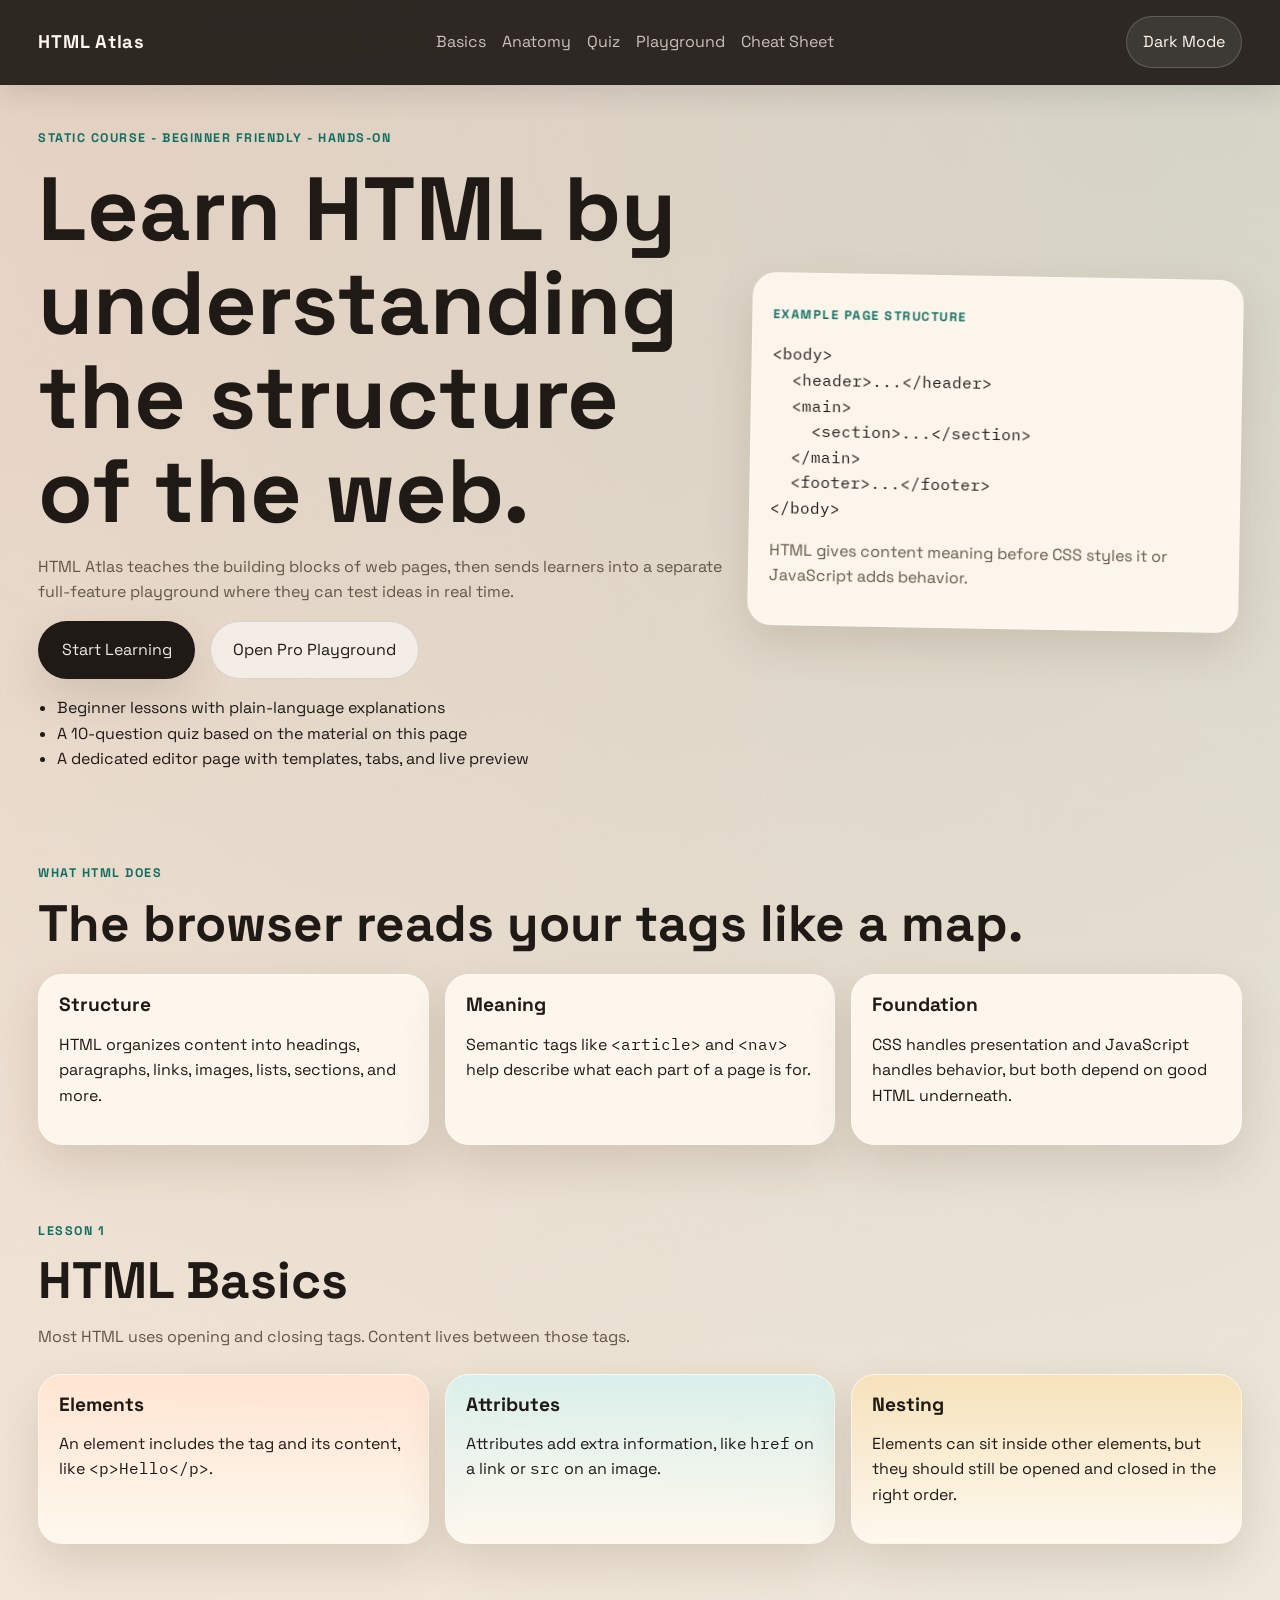
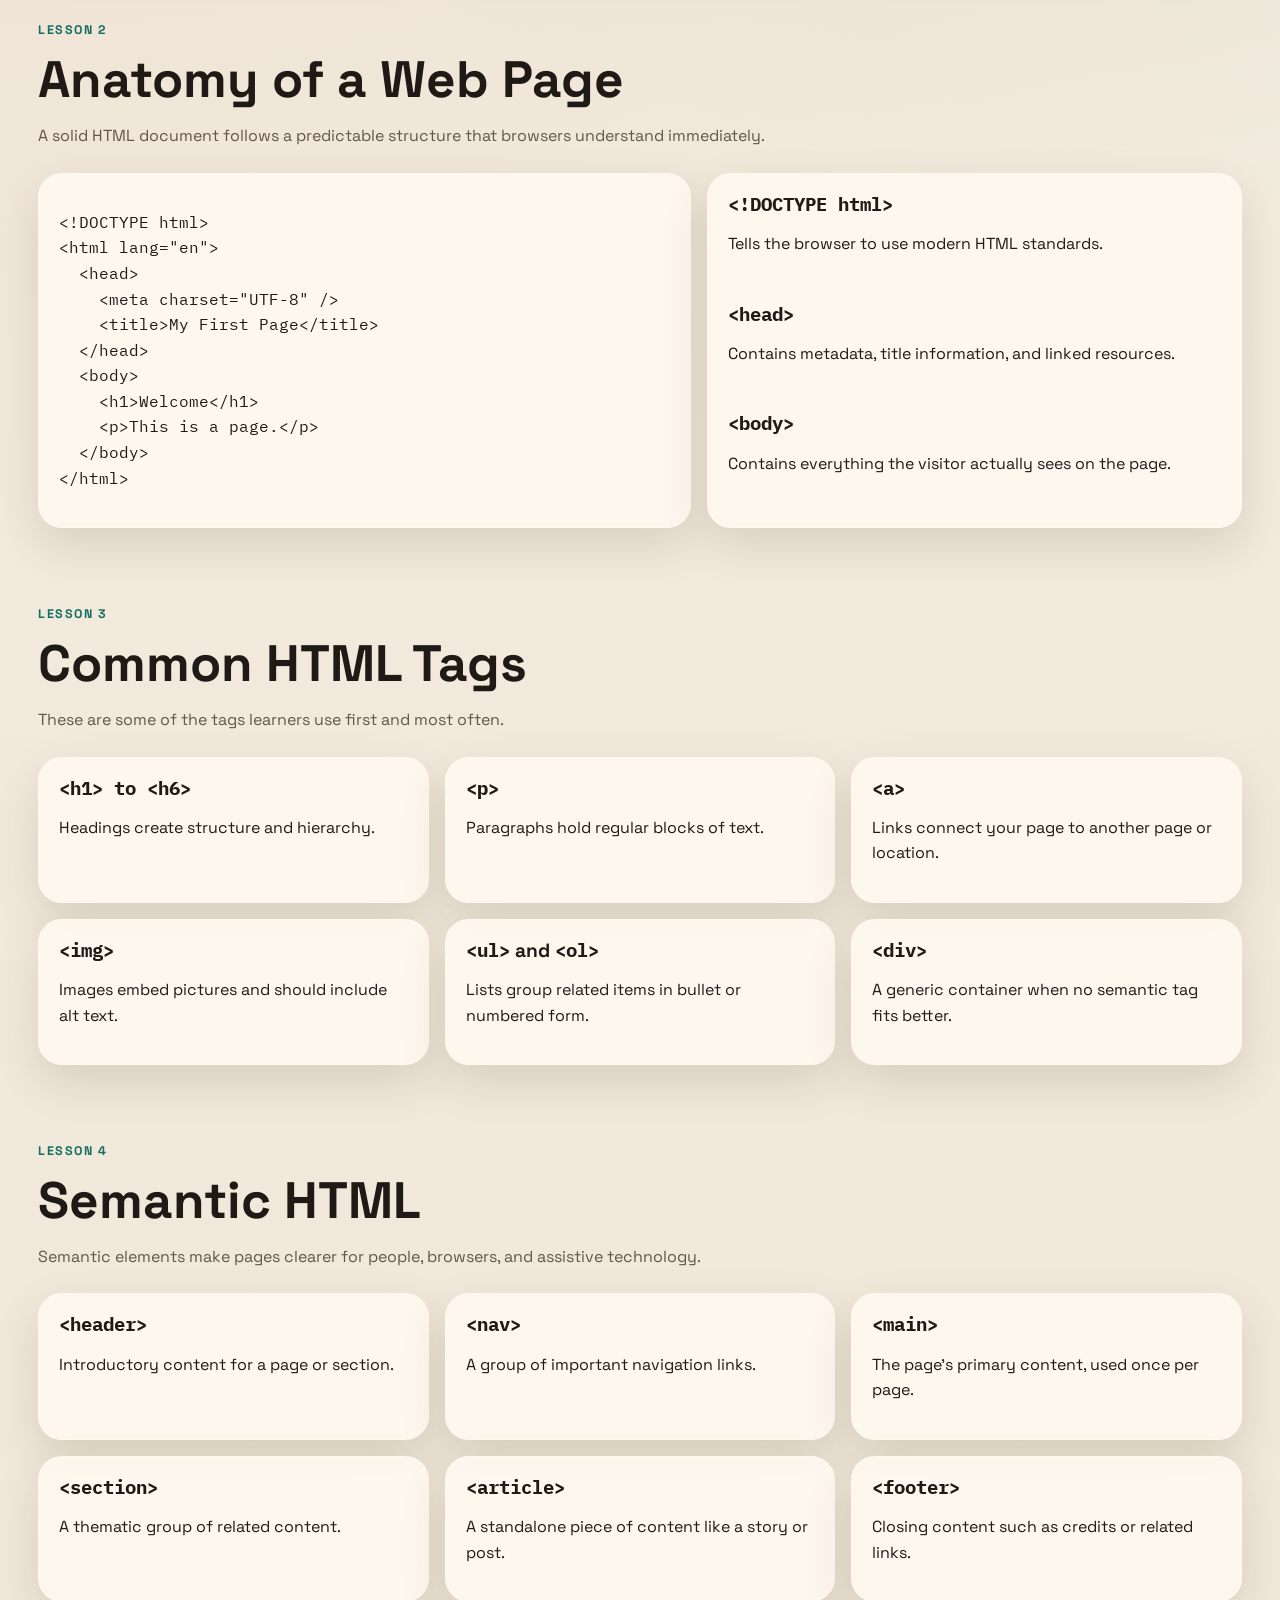
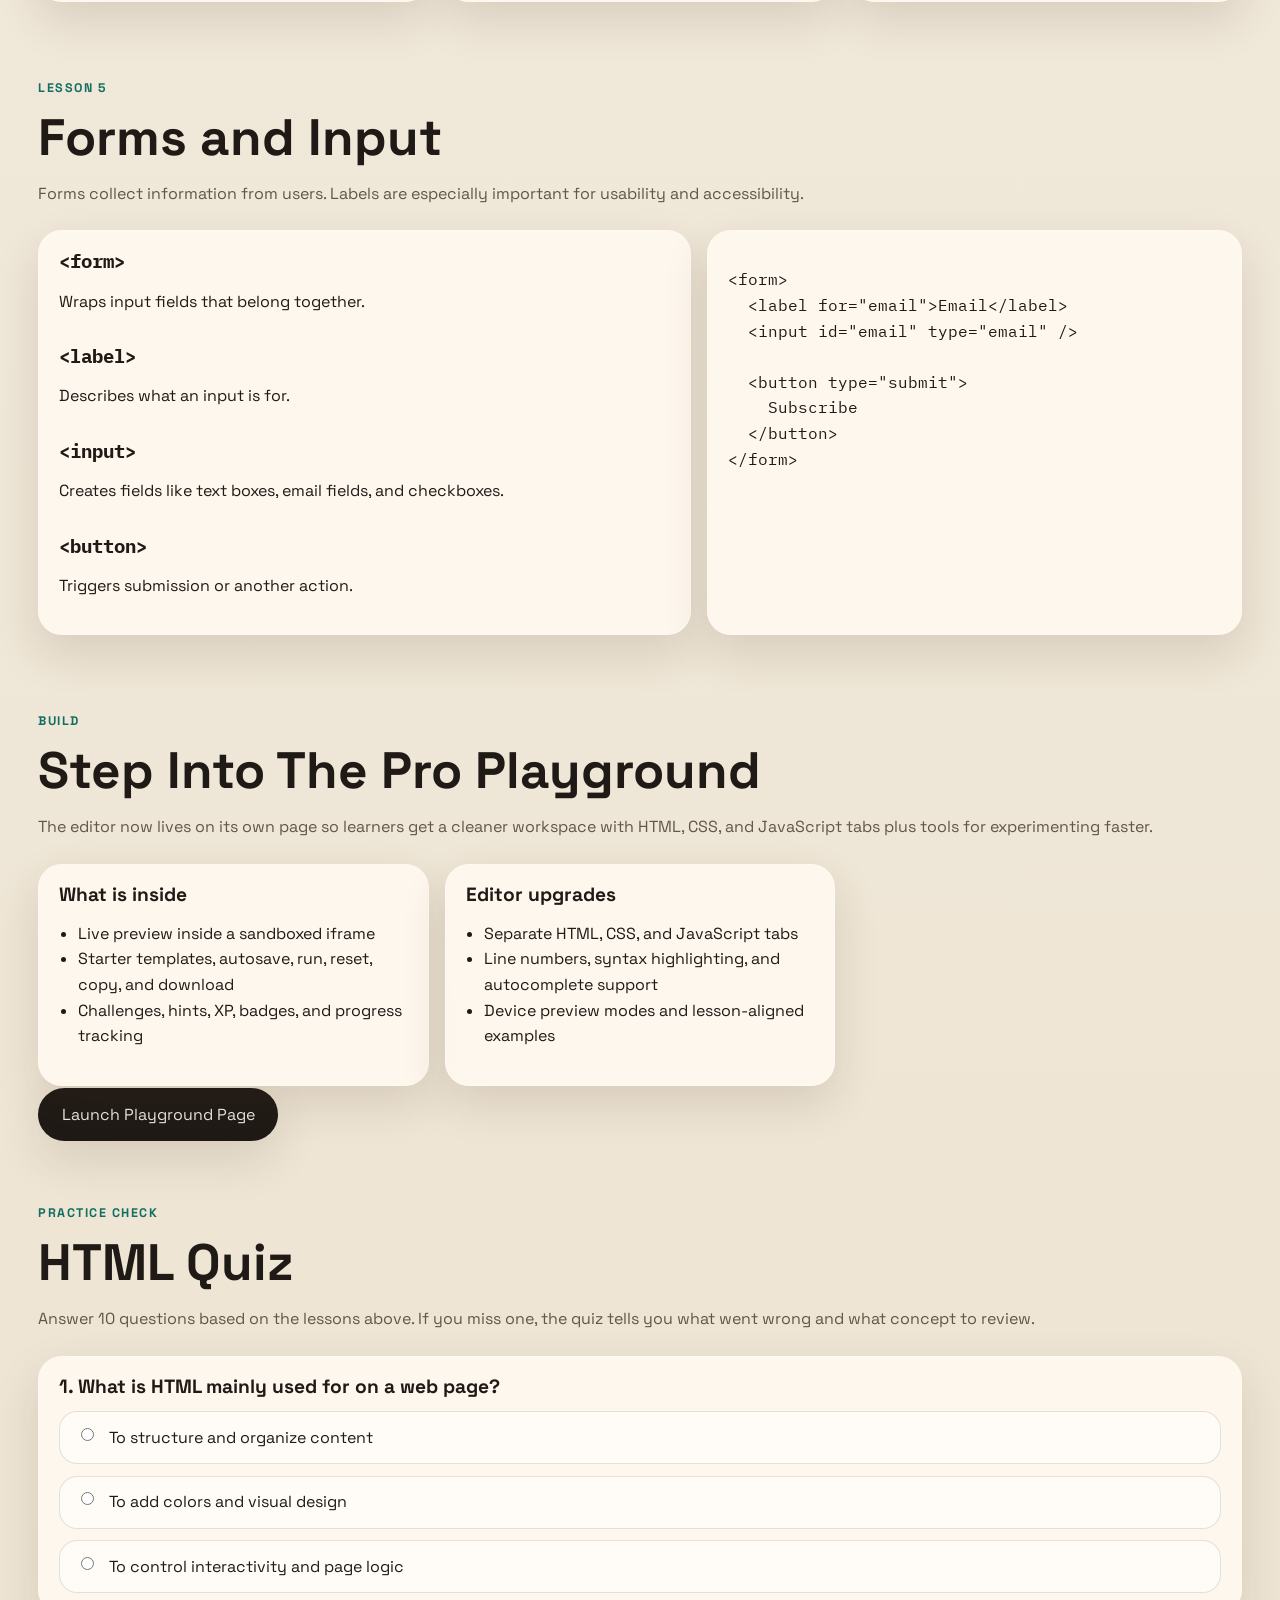
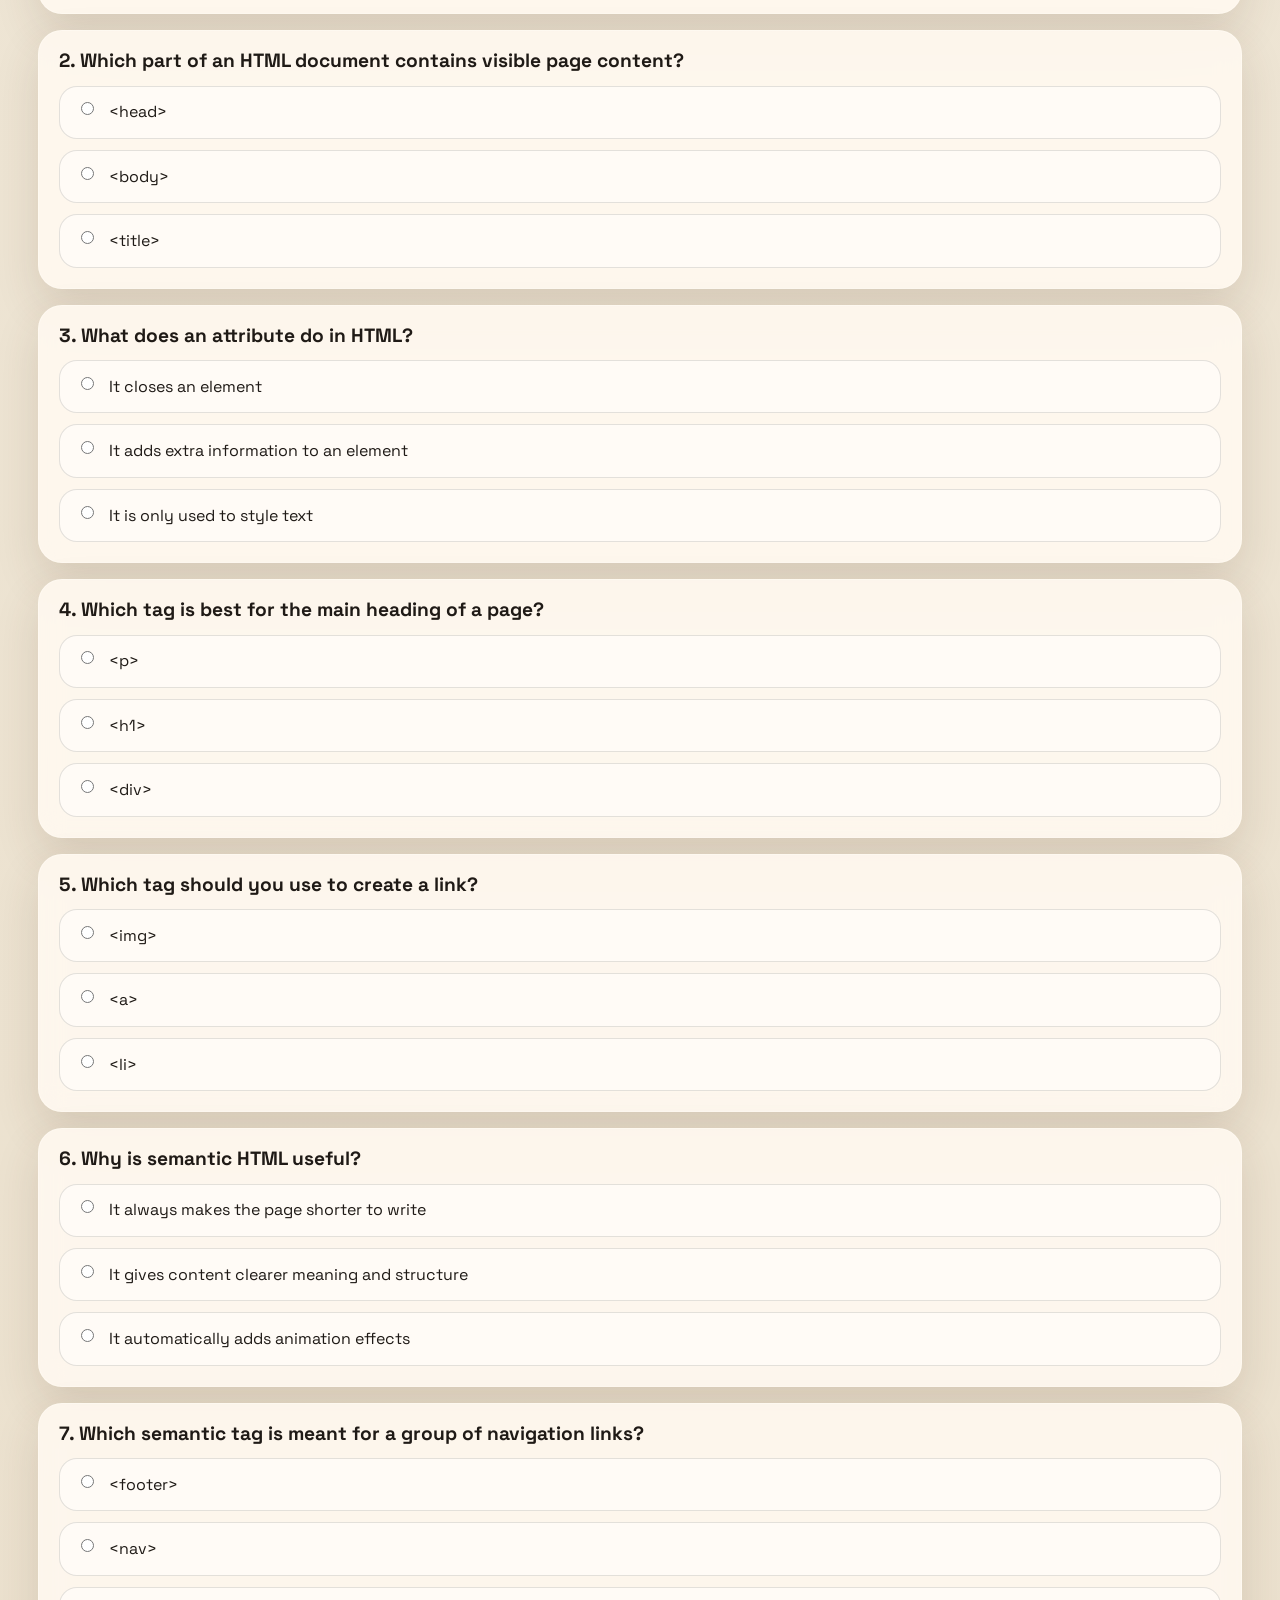
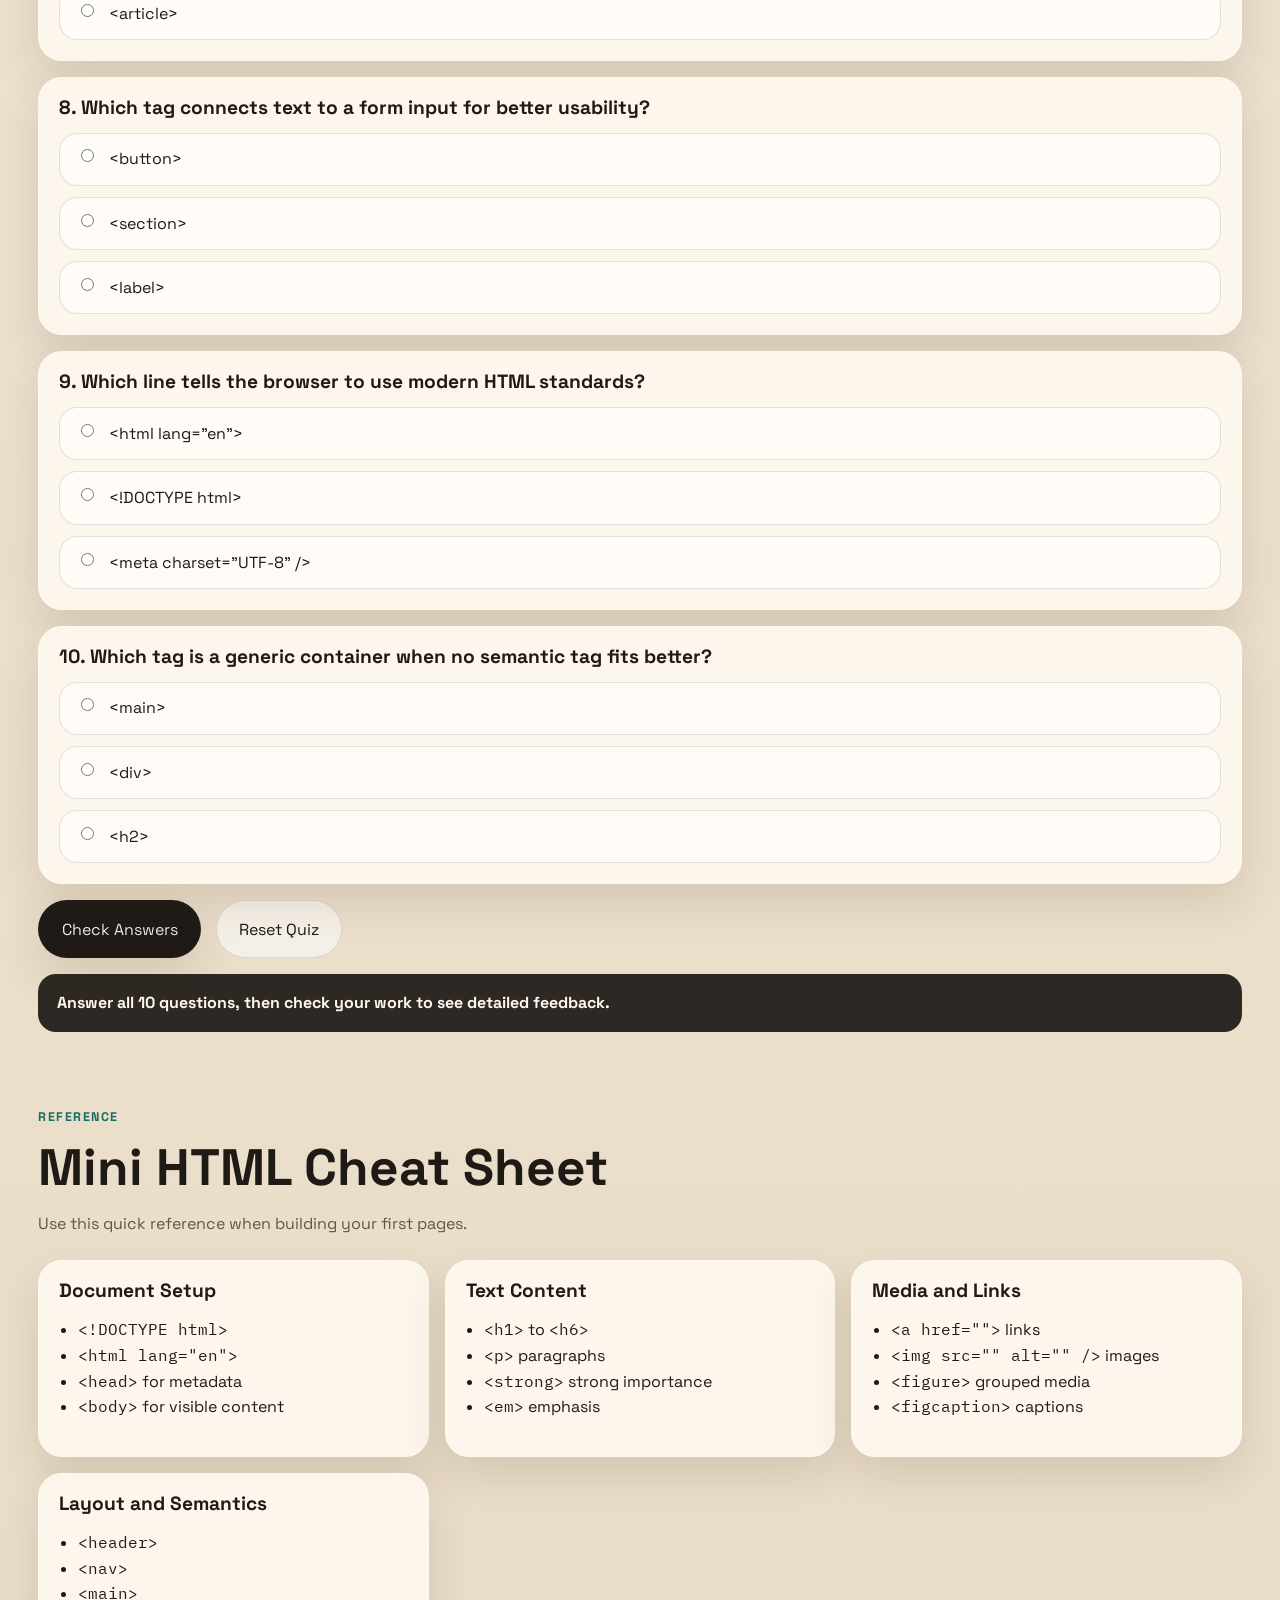
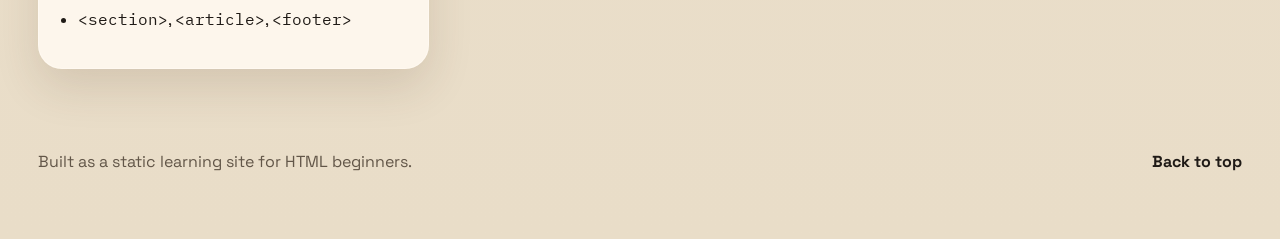
<file: index.html>
<!DOCTYPE html>
<html lang="en" data-theme="light">
  <head>
    <meta charset="UTF-8" />
    <meta name="viewport" content="width=device-width, initial-scale=1.0" />
    <title>HTML Atlas | Learn HTML Visually</title>
    <meta
      name="description"
      content="Learn HTML with guided lessons, a quiz, and a dedicated multi-tab playground."
    />
    <link rel="preconnect" href="https://fonts.googleapis.com" />
    <link rel="preconnect" href="https://fonts.gstatic.com" crossorigin />
    <link
      href="https://fonts.googleapis.com/css2?family=Space+Grotesk:wght@400;500;700&family=IBM+Plex+Mono:wght@400;500&display=swap"
      rel="stylesheet"
    />
    <link rel="stylesheet" href="styles.css" />
  </head>
  <body>
    <div class="site-nav">
      <nav class="topbar">
        <a class="brand" href="#top">HTML Atlas</a>
        <div class="nav-links">
          <a href="#basics">Basics</a>
          <a href="#anatomy">Anatomy</a>
          <a href="#quiz">Quiz</a>
          <a href="playground.html">Playground</a>
          <a href="#cheatsheet">Cheat Sheet</a>
        </div>
        <button
          class="theme-toggle"
          type="button"
          data-theme-toggle
          aria-label="Toggle color theme"
        >
          <span data-theme-label>Dark Mode</span>
        </button>
      </nav>
    </div>

    <header class="hero" id="top">
      <div class="hero-grid">
        <section class="hero-copy">
          <p class="eyebrow">Static course - beginner friendly - hands-on</p>
          <h1>Learn HTML by understanding the structure of the web.</h1>
          <p class="hero-text">
            HTML Atlas teaches the building blocks of web pages, then sends
            learners into a separate full-feature playground where they can test
            ideas in real time.
          </p>
          <div class="hero-actions">
            <a class="button primary" href="#basics">Start Learning</a>
            <a class="button secondary" href="playground.html">
              Open Pro Playground
            </a>
          </div>
          <ul class="hero-points">
            <li>Beginner lessons with plain-language explanations</li>
            <li>A 10-question quiz based on the material on this page</li>
            <li>A dedicated editor page with templates, tabs, and live preview</li>
          </ul>
        </section>

        <aside class="hero-card">
          <p class="card-label">Example page structure</p>
          <pre><code>&lt;body&gt;
  &lt;header&gt;...&lt;/header&gt;
  &lt;main&gt;
    &lt;section&gt;...&lt;/section&gt;
  &lt;/main&gt;
  &lt;footer&gt;...&lt;/footer&gt;
&lt;/body&gt;</code></pre>
          <p class="card-note">
            HTML gives content meaning before CSS styles it or JavaScript adds
            behavior.
          </p>
        </aside>
      </div>
    </header>

    <main>
      <section class="section intro-band">
        <div class="section-heading">
          <p class="section-kicker">What HTML does</p>
          <h2>The browser reads your tags like a map.</h2>
        </div>
        <div class="intro-grid">
          <article class="info-card">
            <h3>Structure</h3>
            <p>
              HTML organizes content into headings, paragraphs, links, images,
              lists, sections, and more.
            </p>
          </article>
          <article class="info-card">
            <h3>Meaning</h3>
            <p>
              Semantic tags like <code>&lt;article&gt;</code> and
              <code>&lt;nav&gt;</code> help describe what each part of a page
              is for.
            </p>
          </article>
          <article class="info-card">
            <h3>Foundation</h3>
            <p>
              CSS handles presentation and JavaScript handles behavior, but
              both depend on good HTML underneath.
            </p>
          </article>
        </div>
      </section>

      <section class="section" id="basics">
        <div class="section-heading">
          <p class="section-kicker">Lesson 1</p>
          <h2>HTML Basics</h2>
          <p>
            Most HTML uses opening and closing tags. Content lives between
            those tags.
          </p>
        </div>

        <div class="lesson-grid">
          <article class="lesson-card accent-a">
            <h3>Elements</h3>
            <p>
              An element includes the tag and its content, like
              <code>&lt;p&gt;Hello&lt;/p&gt;</code>.
            </p>
          </article>
          <article class="lesson-card accent-b">
            <h3>Attributes</h3>
            <p>
              Attributes add extra information, like <code>href</code> on a
              link or <code>src</code> on an image.
            </p>
          </article>
          <article class="lesson-card accent-c">
            <h3>Nesting</h3>
            <p>
              Elements can sit inside other elements, but they should still be
              opened and closed in the right order.
            </p>
          </article>
        </div>
      </section>

      <section class="section split-section" id="anatomy">
        <div class="section-heading">
          <p class="section-kicker">Lesson 2</p>
          <h2>Anatomy of a Web Page</h2>
          <p>
            A solid HTML document follows a predictable structure that browsers
            understand immediately.
          </p>
        </div>

        <div class="two-column">
          <div class="code-panel">
            <pre><code>&lt;!DOCTYPE html&gt;
&lt;html lang="en"&gt;
  &lt;head&gt;
    &lt;meta charset="UTF-8" /&gt;
    &lt;title&gt;My First Page&lt;/title&gt;
  &lt;/head&gt;
  &lt;body&gt;
    &lt;h1&gt;Welcome&lt;/h1&gt;
    &lt;p&gt;This is a page.&lt;/p&gt;
  &lt;/body&gt;
&lt;/html&gt;</code></pre>
          </div>

          <div class="concept-list">
            <article>
              <h3><code>&lt;!DOCTYPE html&gt;</code></h3>
              <p>Tells the browser to use modern HTML standards.</p>
            </article>
            <article>
              <h3><code>&lt;head&gt;</code></h3>
              <p>Contains metadata, title information, and linked resources.</p>
            </article>
            <article>
              <h3><code>&lt;body&gt;</code></h3>
              <p>Contains everything the visitor actually sees on the page.</p>
            </article>
          </div>
        </div>
      </section>

      <section class="section">
        <div class="section-heading">
          <p class="section-kicker">Lesson 3</p>
          <h2>Common HTML Tags</h2>
          <p>
            These are some of the tags learners use first and most often.
          </p>
        </div>

        <div class="tag-grid">
          <article class="tag-card">
            <h3><code>&lt;h1&gt; to &lt;h6&gt;</code></h3>
            <p>Headings create structure and hierarchy.</p>
          </article>
          <article class="tag-card">
            <h3><code>&lt;p&gt;</code></h3>
            <p>Paragraphs hold regular blocks of text.</p>
          </article>
          <article class="tag-card">
            <h3><code>&lt;a&gt;</code></h3>
            <p>Links connect your page to another page or location.</p>
          </article>
          <article class="tag-card">
            <h3><code>&lt;img&gt;</code></h3>
            <p>Images embed pictures and should include alt text.</p>
          </article>
          <article class="tag-card">
            <h3><code>&lt;ul&gt;</code> and <code>&lt;ol&gt;</code></h3>
            <p>Lists group related items in bullet or numbered form.</p>
          </article>
          <article class="tag-card">
            <h3><code>&lt;div&gt;</code></h3>
            <p>A generic container when no semantic tag fits better.</p>
          </article>
        </div>
      </section>

      <section class="section">
        <div class="section-heading">
          <p class="section-kicker">Lesson 4</p>
          <h2>Semantic HTML</h2>
          <p>
            Semantic elements make pages clearer for people, browsers, and
            assistive technology.
          </p>
        </div>

        <div class="semantic-layout">
          <article class="semantic-card">
            <h3><code>&lt;header&gt;</code></h3>
            <p>Introductory content for a page or section.</p>
          </article>
          <article class="semantic-card">
            <h3><code>&lt;nav&gt;</code></h3>
            <p>A group of important navigation links.</p>
          </article>
          <article class="semantic-card">
            <h3><code>&lt;main&gt;</code></h3>
            <p>The page's primary content, used once per page.</p>
          </article>
          <article class="semantic-card">
            <h3><code>&lt;section&gt;</code></h3>
            <p>A thematic group of related content.</p>
          </article>
          <article class="semantic-card">
            <h3><code>&lt;article&gt;</code></h3>
            <p>A standalone piece of content like a story or post.</p>
          </article>
          <article class="semantic-card">
            <h3><code>&lt;footer&gt;</code></h3>
            <p>Closing content such as credits or related links.</p>
          </article>
        </div>
      </section>

      <section class="section split-section">
        <div class="section-heading">
          <p class="section-kicker">Lesson 5</p>
          <h2>Forms and Input</h2>
          <p>
            Forms collect information from users. Labels are especially
            important for usability and accessibility.
          </p>
        </div>

        <div class="two-column">
          <div class="concept-list">
            <article>
              <h3><code>&lt;form&gt;</code></h3>
              <p>Wraps input fields that belong together.</p>
            </article>
            <article>
              <h3><code>&lt;label&gt;</code></h3>
              <p>Describes what an input is for.</p>
            </article>
            <article>
              <h3><code>&lt;input&gt;</code></h3>
              <p>Creates fields like text boxes, email fields, and checkboxes.</p>
            </article>
            <article>
              <h3><code>&lt;button&gt;</code></h3>
              <p>Triggers submission or another action.</p>
            </article>
          </div>

          <div class="code-panel">
            <pre><code>&lt;form&gt;
  &lt;label for="email"&gt;Email&lt;/label&gt;
  &lt;input id="email" type="email" /&gt;

  &lt;button type="submit"&gt;
    Subscribe
  &lt;/button&gt;
&lt;/form&gt;</code></pre>
          </div>
        </div>
      </section>

      <section class="section playground-promo" id="playground">
        <div class="section-heading">
          <p class="section-kicker">Build</p>
          <h2>Step Into The Pro Playground</h2>
          <p>
            The editor now lives on its own page so learners get a cleaner
            workspace with HTML, CSS, and JavaScript tabs plus tools for
            experimenting faster.
          </p>
        </div>

        <div class="promo-grid">
          <article class="promo-card">
            <h3>What is inside</h3>
            <ul>
              <li>Live preview inside a sandboxed iframe</li>
              <li>Starter templates, autosave, run, reset, copy, and download</li>
              <li>Challenges, hints, XP, badges, and progress tracking</li>
            </ul>
          </article>
          <article class="promo-card">
            <h3>Editor upgrades</h3>
            <ul>
              <li>Separate HTML, CSS, and JavaScript tabs</li>
              <li>Line numbers, syntax highlighting, and autocomplete support</li>
              <li>Device preview modes and lesson-aligned examples</li>
            </ul>
          </article>
        </div>

        <a class="button primary" href="playground.html">
          Launch Playground Page
        </a>
      </section>

      <section class="section quiz-section" id="quiz">
        <div class="section-heading">
          <p class="section-kicker">Practice Check</p>
          <h2>HTML Quiz</h2>
          <p>
            Answer 10 questions based on the lessons above. If you miss one,
            the quiz tells you what went wrong and what concept to review.
          </p>
        </div>

        <form id="quiz-form" class="quiz-form">
          <div id="quiz-questions" class="quiz-questions"></div>
          <div class="quiz-actions">
            <button class="button primary" type="submit">Check Answers</button>
            <button class="button secondary" type="button" id="reset-quiz">
              Reset Quiz
            </button>
          </div>
          <p id="quiz-summary" class="quiz-summary" aria-live="polite"></p>
        </form>
      </section>

      <section class="section" id="cheatsheet">
        <div class="section-heading">
          <p class="section-kicker">Reference</p>
          <h2>Mini HTML Cheat Sheet</h2>
          <p>Use this quick reference when building your first pages.</p>
        </div>

        <div class="cheatsheet-grid">
          <article class="sheet-card">
            <h3>Document Setup</h3>
            <ul>
              <li><code>&lt;!DOCTYPE html&gt;</code></li>
              <li><code>&lt;html lang="en"&gt;</code></li>
              <li><code>&lt;head&gt;</code> for metadata</li>
              <li><code>&lt;body&gt;</code> for visible content</li>
            </ul>
          </article>
          <article class="sheet-card">
            <h3>Text Content</h3>
            <ul>
              <li><code>&lt;h1&gt;</code> to <code>&lt;h6&gt;</code></li>
              <li><code>&lt;p&gt;</code> paragraphs</li>
              <li><code>&lt;strong&gt;</code> strong importance</li>
              <li><code>&lt;em&gt;</code> emphasis</li>
            </ul>
          </article>
          <article class="sheet-card">
            <h3>Media and Links</h3>
            <ul>
              <li><code>&lt;a href=""&gt;</code> links</li>
              <li><code>&lt;img src="" alt="" /&gt;</code> images</li>
              <li><code>&lt;figure&gt;</code> grouped media</li>
              <li><code>&lt;figcaption&gt;</code> captions</li>
            </ul>
          </article>
          <article class="sheet-card">
            <h3>Layout and Semantics</h3>
            <ul>
              <li><code>&lt;header&gt;</code></li>
              <li><code>&lt;nav&gt;</code></li>
              <li><code>&lt;main&gt;</code></li>
              <li><code>&lt;section&gt;</code>, <code>&lt;article&gt;</code>, <code>&lt;footer&gt;</code></li>
            </ul>
          </article>
        </div>
      </section>
    </main>

    <footer class="site-footer">
      <p>Built as a static learning site for HTML beginners.</p>
      <a href="#top">Back to top</a>
    </footer>

    <script src="theme.js"></script>
    <script src="script.js"></script>
  </body>
</html>
</file>
<file: styles.css>
:root {
  --bg: #f4efe4;
  --bg-alt: #e9ddc8;
  --surface: rgba(255, 249, 240, 0.9);
  --surface-strong: #fffaf2;
  --surface-soft: rgba(255, 255, 255, 0.54);
  --ink: #1f1a16;
  --muted: #625648;
  --accent: #c7512c;
  --accent-alt: #126e61;
  --accent-soft: #f0b46c;
  --nav-bg: rgba(31, 26, 22, 0.92);
  --nav-ink: #fff6ed;
  --line: rgba(31, 26, 22, 0.12);
  --line-strong: rgba(31, 26, 22, 0.18);
  --shadow: 0 18px 45px rgba(75, 49, 27, 0.14);
  --radius: 24px;
  --panel-dark: #1f1a16;
  --panel-dark-ink: #fff4e8;
}

[data-theme="dark"] {
  --bg: #10161d;
  --bg-alt: #16212b;
  --surface: rgba(23, 31, 39, 0.92);
  --surface-strong: #1b2630;
  --surface-soft: rgba(255, 255, 255, 0.04);
  --ink: #f7ede0;
  --muted: #bcc6d0;
  --accent: #f28b57;
  --accent-alt: #58b8a8;
  --accent-soft: #f0b46c;
  --nav-bg: rgba(10, 14, 19, 0.92);
  --nav-ink: #f7ede0;
  --line: rgba(255, 255, 255, 0.1);
  --line-strong: rgba(255, 255, 255, 0.16);
  --shadow: 0 18px 50px rgba(0, 0, 0, 0.28);
  --panel-dark: #0f151b;
  --panel-dark-ink: #f7ede0;
}

* {
  box-sizing: border-box;
}

html {
  scroll-behavior: smooth;
}

body {
  margin: 0;
  min-height: 100vh;
  font-family: "Space Grotesk", sans-serif;
  color: var(--ink);
  line-height: 1.6;
  background:
    radial-gradient(circle at top left, rgba(199, 81, 44, 0.16), transparent 26%),
    radial-gradient(circle at top right, rgba(18, 110, 97, 0.14), transparent 22%),
    linear-gradient(180deg, var(--bg) 0%, var(--bg-alt) 100%);
}

a {
  color: inherit;
}

code,
pre,
textarea,
.CodeMirror {
  font-family: "IBM Plex Mono", monospace;
}

.hero,
.section,
.site-footer,
.playground-shell {
  padding-inline: clamp(1.2rem, 3vw, 3rem);
}

.site-nav {
  position: sticky;
  top: 0;
  z-index: 20;
  width: 100%;
  background: var(--nav-bg);
  backdrop-filter: blur(14px);
  border-bottom: 1px solid var(--line);
  box-shadow: 0 10px 28px rgba(0, 0, 0, 0.1);
}

.topbar {
  display: flex;
  justify-content: space-between;
  align-items: center;
  gap: 1rem;
  width: 100%;
  padding: 1rem clamp(1.2rem, 3vw, 3rem);
}

.brand {
  font-size: 1.15rem;
  font-weight: 700;
  letter-spacing: 0.04em;
  text-decoration: none;
  color: var(--nav-ink);
}

.nav-links {
  display: flex;
  gap: 1rem;
  flex-wrap: wrap;
}

.nav-links a {
  text-decoration: none;
  color: color-mix(in srgb, var(--nav-ink) 74%, transparent);
}

.nav-links a:hover {
  color: var(--nav-ink);
}

.theme-toggle {
  border: 1px solid rgba(255, 255, 255, 0.18);
  background: rgba(255, 255, 255, 0.08);
  color: var(--nav-ink);
  border-radius: 999px;
  padding: 0.75rem 1rem;
  font: inherit;
  cursor: pointer;
}

.hero {
  padding-top: 2rem;
  padding-bottom: 4rem;
}

.hero-grid,
.playground-layout {
  display: grid;
  gap: 1.5rem;
}

.hero-grid {
  grid-template-columns: 1.4fr 1fr;
  align-items: center;
}

.eyebrow,
.section-kicker,
.card-label,
.preview-label,
.editor-label,
.status-label {
  text-transform: uppercase;
  letter-spacing: 0.12em;
  font-size: 0.78rem;
  color: var(--accent-alt);
  font-weight: 700;
}

h1,
h2,
h3 {
  line-height: 1.05;
  margin: 0;
}

h1 {
  font-size: clamp(2.8rem, 7vw, 5.8rem);
  max-width: 12ch;
  margin-top: 0.5rem;
}

h2 {
  font-size: clamp(2rem, 4vw, 3.2rem);
}

h3 {
  font-size: 1.2rem;
}

.hero-text,
.section-heading p:last-child,
.card-note,
.panel-copy,
.site-footer p {
  color: var(--muted);
}

.hero-actions,
.quiz-actions,
.editor-actions,
.device-buttons,
.snippet-actions,
.playground-hero-cards,
.tool-row {
  display: flex;
  gap: 0.9rem;
  flex-wrap: wrap;
}

.button {
  text-decoration: none;
  padding: 0.95rem 1.4rem;
  border-radius: 999px;
  font-weight: 700;
  border: 1px solid transparent;
  font: inherit;
  cursor: pointer;
  transition: transform 180ms ease, box-shadow 180ms ease, background 180ms ease;
}

.button:hover,
.chip-button:hover,
.tab-button:hover {
  transform: translateY(-1px);
}

.primary {
  background: var(--ink);
  color: color-mix(in srgb, var(--surface-strong) 92%, transparent);
  box-shadow: var(--shadow);
}

.secondary {
  background: var(--surface-soft);
  color: var(--ink);
  border-color: var(--line);
}

.chip-button,
.tab-button {
  border: 1px solid var(--line);
  background: var(--surface-soft);
  color: var(--ink);
  padding: 0.75rem 0.95rem;
  border-radius: 999px;
  font: inherit;
  font-weight: 700;
  cursor: pointer;
}

.chip-button.active,
.tab-button.active {
  background: var(--accent);
  color: #fff9f3;
  border-color: transparent;
}

.hero-points,
.promo-card ul,
.sheet-card ul {
  padding-left: 1.15rem;
}

.hero-card,
.info-card,
.lesson-card,
.tag-card,
.semantic-card,
.sheet-card,
.code-panel,
.concept-list,
.quiz-card,
.promo-card,
.progress-card,
.status-card,
.workspace-panel,
.preview-panel-pro,
.info-slab,
.console-panel {
  background: var(--surface);
  backdrop-filter: blur(12px);
  border: 1px solid color-mix(in srgb, var(--surface-strong) 70%, transparent);
  border-radius: var(--radius);
  box-shadow: var(--shadow);
}

.hero-card,
.progress-card,
.workspace-panel,
.preview-panel-pro,
.info-slab,
.console-panel,
.status-card,
.promo-card,
.sheet-card,
.lesson-card,
.tag-card,
.semantic-card,
.info-card,
.quiz-card,
.code-panel,
.concept-list {
  padding: 1.25rem;
}

.hero-card {
  transform: rotate(1deg);
}

.hero-card pre,
.code-panel pre {
  overflow-x: auto;
}

.section {
  padding-top: 2rem;
  padding-bottom: 2rem;
}

.section-heading {
  margin-bottom: 1.5rem;
}

.intro-band {
  padding-top: 0;
}

.intro-grid,
.lesson-grid,
.tag-grid,
.semantic-layout,
.cheatsheet-grid,
.promo-grid,
.quiz-questions,
.insight-grid {
  display: grid;
  gap: 1rem;
}

.intro-grid,
.lesson-grid,
.semantic-layout,
.cheatsheet-grid,
.promo-grid {
  grid-template-columns: repeat(3, minmax(0, 1fr));
}

.tag-grid,
.insight-grid {
  grid-template-columns: repeat(3, minmax(0, 1fr));
}

.split-section .two-column {
  display: grid;
  grid-template-columns: 1.1fr 0.9fr;
  gap: 1rem;
}

.concept-list {
  display: grid;
  gap: 1rem;
}

.accent-a {
  background: linear-gradient(180deg, rgba(255, 228, 209, 0.9), var(--surface));
}

.accent-b {
  background: linear-gradient(180deg, rgba(216, 241, 236, 0.9), var(--surface));
}

.accent-c {
  background: linear-gradient(180deg, rgba(247, 226, 184, 0.9), var(--surface));
}

[data-theme="dark"] .accent-a,
[data-theme="dark"] .accent-b,
[data-theme="dark"] .accent-c {
  background: linear-gradient(180deg, rgba(255, 255, 255, 0.04), var(--surface));
}

.quiz-form {
  display: grid;
  gap: 1rem;
}

.quiz-card h3 {
  margin-bottom: 0.9rem;
}

.quiz-options {
  display: grid;
  gap: 0.7rem;
}

.quiz-option {
  display: flex;
  gap: 0.75rem;
  align-items: flex-start;
  padding: 0.8rem 0.95rem;
  border-radius: 18px;
  background: var(--surface-soft);
  border: 1px solid var(--line);
  cursor: pointer;
}

.quiz-feedback {
  margin-top: 0.95rem;
  padding: 0.9rem 1rem;
  border-radius: 18px;
  font-size: 0.95rem;
}

.quiz-feedback.correct {
  background: rgba(18, 110, 97, 0.12);
  border: 1px solid rgba(18, 110, 97, 0.24);
  color: var(--accent-alt);
}

.quiz-feedback.incorrect {
  background: rgba(199, 81, 44, 0.1);
  border: 1px solid rgba(199, 81, 44, 0.2);
  color: var(--accent);
}

.quiz-summary {
  margin: 0;
  padding: 1rem 1.15rem;
  border-radius: 18px;
  background: var(--nav-bg);
  color: var(--nav-ink);
  font-weight: 700;
  min-height: 3.3rem;
}

.promo-grid {
  margin-bottom: 1rem;
}

.site-footer {
  display: flex;
  justify-content: space-between;
  gap: 1rem;
  align-items: center;
  padding-top: 2rem;
  padding-bottom: 3rem;
}

.site-footer a {
  text-decoration: none;
  font-weight: 700;
}

.playground-page .playground-shell {
  padding-top: 2.5rem;
  padding-bottom: 3rem;
}

.playground-hero {
  display: grid;
  grid-template-columns: 1.2fr 0.8fr;
  gap: 1rem;
  margin-bottom: 1.5rem;
}

.playground-hero h1 {
  max-width: 11ch;
}

.playground-hero-cards {
  align-content: start;
}

.status-card {
  min-height: 8rem;
  display: flex;
  flex-direction: column;
  justify-content: space-between;
  min-width: 10rem;
}

.status-card strong {
  font-size: 2.2rem;
}

.progress-card {
  margin-bottom: 1.5rem;
}

.progress-track {
  width: 100%;
  height: 14px;
  margin-top: 1rem;
  background: var(--surface-soft);
  border-radius: 999px;
  overflow: hidden;
}

.progress-fill {
  width: 0;
  height: 100%;
  border-radius: inherit;
  background: linear-gradient(90deg, var(--accent), var(--accent-soft));
}

.playground-layout {
  grid-template-columns: 1.15fr 0.85fr;
  align-items: start;
}

.workspace-panel,
.preview-panel-pro {
  display: grid;
  gap: 1rem;
}

.goal-card {
  background: linear-gradient(135deg, color-mix(in srgb, var(--accent) 14%, var(--surface)) 0%, var(--surface) 100%);
  border: 1px solid var(--line);
  border-radius: var(--radius);
  box-shadow: var(--shadow);
  padding: 1.25rem;
}

.goal-header {
  display: flex;
  justify-content: space-between;
  gap: 1rem;
  align-items: start;
  margin-bottom: 0.75rem;
}

.goal-badge {
  display: inline-flex;
  align-items: center;
  padding: 0.45rem 0.75rem;
  border-radius: 999px;
  background: color-mix(in srgb, var(--accent) 18%, transparent);
  color: var(--accent);
  font-size: 0.8rem;
  font-weight: 700;
  white-space: nowrap;
}

.goal-checklist {
  margin: 1rem 0 0;
  padding-left: 1.15rem;
}

.goal-checklist li {
  margin-bottom: 0.45rem;
}

.goal-status {
  margin: 1rem 0 0;
  padding: 0.9rem 1rem;
  border-radius: 18px;
  background: var(--surface-soft);
  border: 1px solid var(--line);
  color: var(--ink);
  font-weight: 700;
}

.field-group {
  display: grid;
  gap: 0.45rem;
  min-width: 14rem;
}

.field-group select {
  border-radius: 14px;
  border: 1px solid var(--line-strong);
  background: var(--surface-strong);
  color: var(--ink);
  padding: 0.8rem 1rem;
  font: inherit;
}

.builder-toolbar,
.preview-actions {
  display: flex;
  justify-content: space-between;
  gap: 1rem;
  align-items: center;
  flex-wrap: wrap;
}

.editor-panel-pro {
  background: var(--surface);
  border: 1px solid var(--line);
  border-radius: var(--radius);
  box-shadow: var(--shadow);
  overflow: hidden;
}

.tab-strip,
.editor-actions {
  padding: 1rem;
}

.tab-strip {
  display: flex;
  gap: 0.75rem;
  border-bottom: 1px solid var(--line);
}

.editor-actions {
  display: flex;
  gap: 0.75rem;
  flex-wrap: wrap;
  border-bottom: 1px solid var(--line);
}

.editor-stack {
  background: var(--panel-dark);
}

.editor-pane {
  display: none;
}

.editor-pane.active {
  display: block;
}

.fallback-editor {
  width: 100%;
  min-height: 32rem;
  border: 0;
  outline: 0;
  resize: vertical;
  padding: 1rem;
  background: var(--panel-dark);
  color: var(--panel-dark-ink);
  font-size: 0.95rem;
}

.editor-fallback .CodeMirror {
  display: none;
}

.CodeMirror {
  height: 32rem;
  font-size: 0.95rem;
}

.CodeMirror-gutters {
  border-right: 1px solid rgba(255, 255, 255, 0.08);
}

[data-theme="light"] .CodeMirror {
  background: #fbf4e9;
}

.preview-stage {
  display: grid;
  justify-content: center;
  padding: 1rem;
  border-radius: var(--radius);
  background: color-mix(in srgb, var(--panel-dark) 94%, transparent);
  min-height: 30rem;
  resize: vertical;
  overflow: auto;
}

.preview-stage iframe {
  width: 100%;
  min-height: 30rem;
  border: 0;
  background: white;
  border-radius: 24px;
  box-shadow: 0 24px 45px rgba(0, 0, 0, 0.22);
}

.preview-stage.is-desktop iframe {
  max-width: 100%;
}

.preview-stage.is-tablet iframe {
  width: 820px;
}

.preview-stage.is-mobile iframe {
  width: 390px;
}

.save-status {
  color: var(--muted);
  font-weight: 700;
}

.console-output {
  margin: 0;
  padding: 1rem;
  border-radius: 18px;
  min-height: 8rem;
  overflow: auto;
  background: color-mix(in srgb, var(--panel-dark) 94%, transparent);
  color: var(--panel-dark-ink);
}

.history-list {
  display: grid;
  gap: 0.6rem;
}

.history-item {
  border: 1px solid var(--line);
  border-radius: 14px;
  background: var(--surface-soft);
  color: var(--ink);
  padding: 0.75rem 0.9rem;
  font: inherit;
  text-align: left;
  cursor: pointer;
}

@media (max-width: 1120px) {
  .playground-layout,
  .playground-hero,
  .hero-grid,
  .split-section .two-column,
  .intro-grid,
  .lesson-grid,
  .tag-grid,
  .semantic-layout,
  .cheatsheet-grid,
  .promo-grid,
  .insight-grid {
    grid-template-columns: 1fr;
  }

  .hero-card {
    transform: none;
  }
}

@media (max-width: 760px) {
  .topbar,
  .site-footer {
    flex-direction: column;
    align-items: flex-start;
  }

  .theme-toggle,
  .button,
  .chip-button,
  .tab-button {
    width: 100%;
    text-align: center;
  }

  .editor-actions,
  .tool-row,
  .preview-actions {
    flex-direction: column;
    align-items: stretch;
  }

  .preview-stage.is-tablet iframe,
  .preview-stage.is-mobile iframe {
    width: 100%;
  }

  .goal-header {
    flex-direction: column;
    align-items: flex-start;
  }

  h1 {
    max-width: none;
  }
}
</file>
